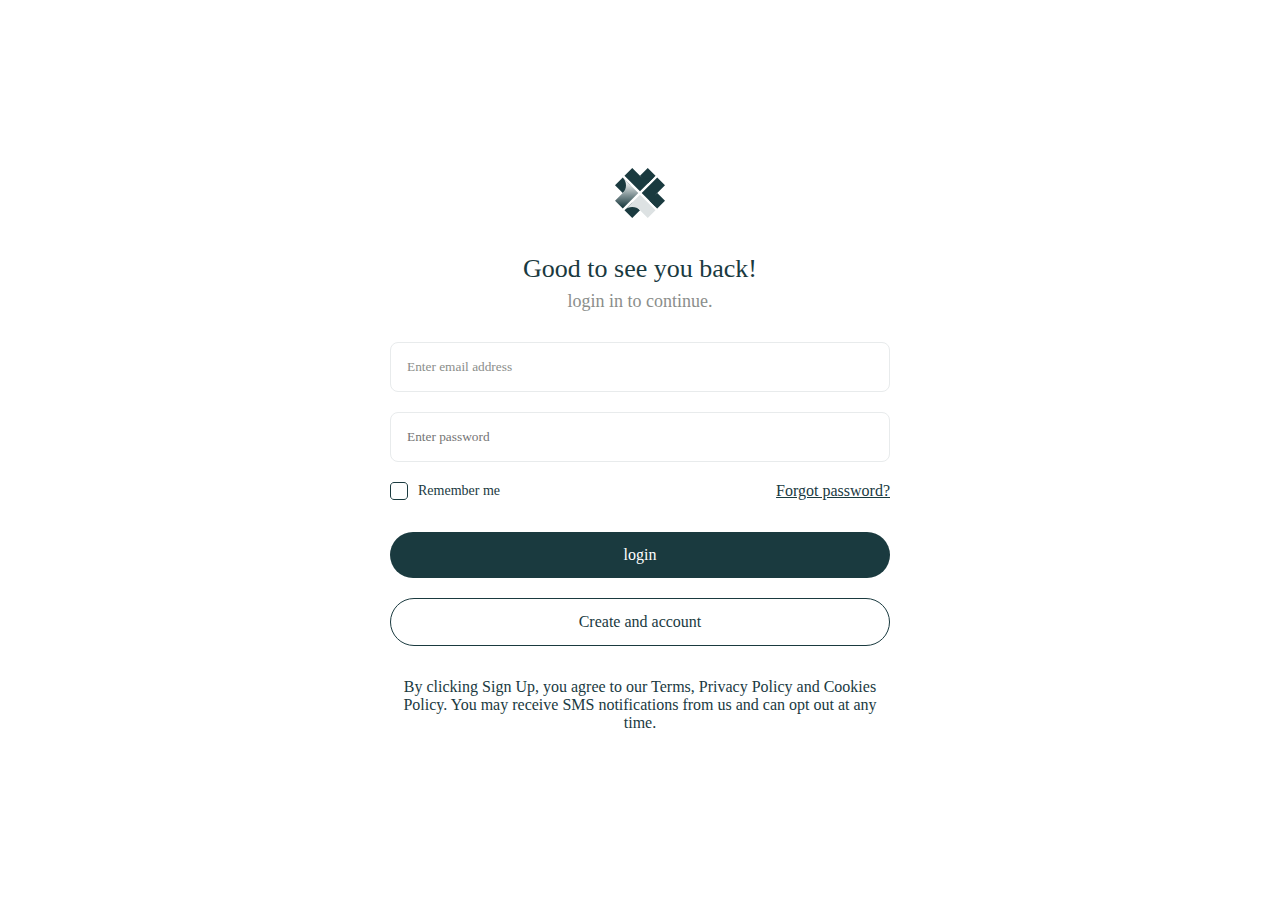
<file: index.html>
<!DOCTYPE html>
<html lang="en">

<head>
    <meta charset="UTF-8">
    <meta name="viewport" content="width=device-width, initial-scale=1.0">
    <link rel="stylesheet" href="style.css">
    <link rel="icon" type="image/x-icon" href="./Assets/logo.svg">
    <title>EP Display - Login</title>
</head>

<body>
    <div class="main-container">
        <div class="inner-conteiner">
            <!-- <h1>hello world</h1> -->

            <div class="container-logo">
                <img src="./Assets/logo.svg" alt="logo">
            </div>

            <div class="inner-con-1">
                <h3>Good to see you back!</h3>
                <p class="inner-para">login in to continue.</p>
            </div>

            <div class="input-fields">
                <input type="text" placeholder="Enter email address" class="text-placeholder">
                <input type="password" placeholder="Enter password" class="last-placeholder">
                <div class="inner-con-2">
                    <div class="check-mark">
                        <img src="./Assets/Check-mark.svg" alt="checkmark">
                        <p>Remember me</p>
                    </div>
                    <p><a href="./forgot-password.html">Forgot password?</a></p>
                </div>
            </div>

            <div class="functional-buttons">
                <a href="./dashboard.html"><button class="primary">login</button></a>
                <a href="./sign-in.html"><button class="secondery">Create and account</button></a>

            </div>

            <div class="last-instructions">
                <p>By clicking Sign Up, you agree to our Terms, Privacy Policy and Cookies Policy. You may receive SMS
                    notifications from us and can opt out at any time.</p>
            </div>
        </div>
    </div>
</body>

</html>
</file>
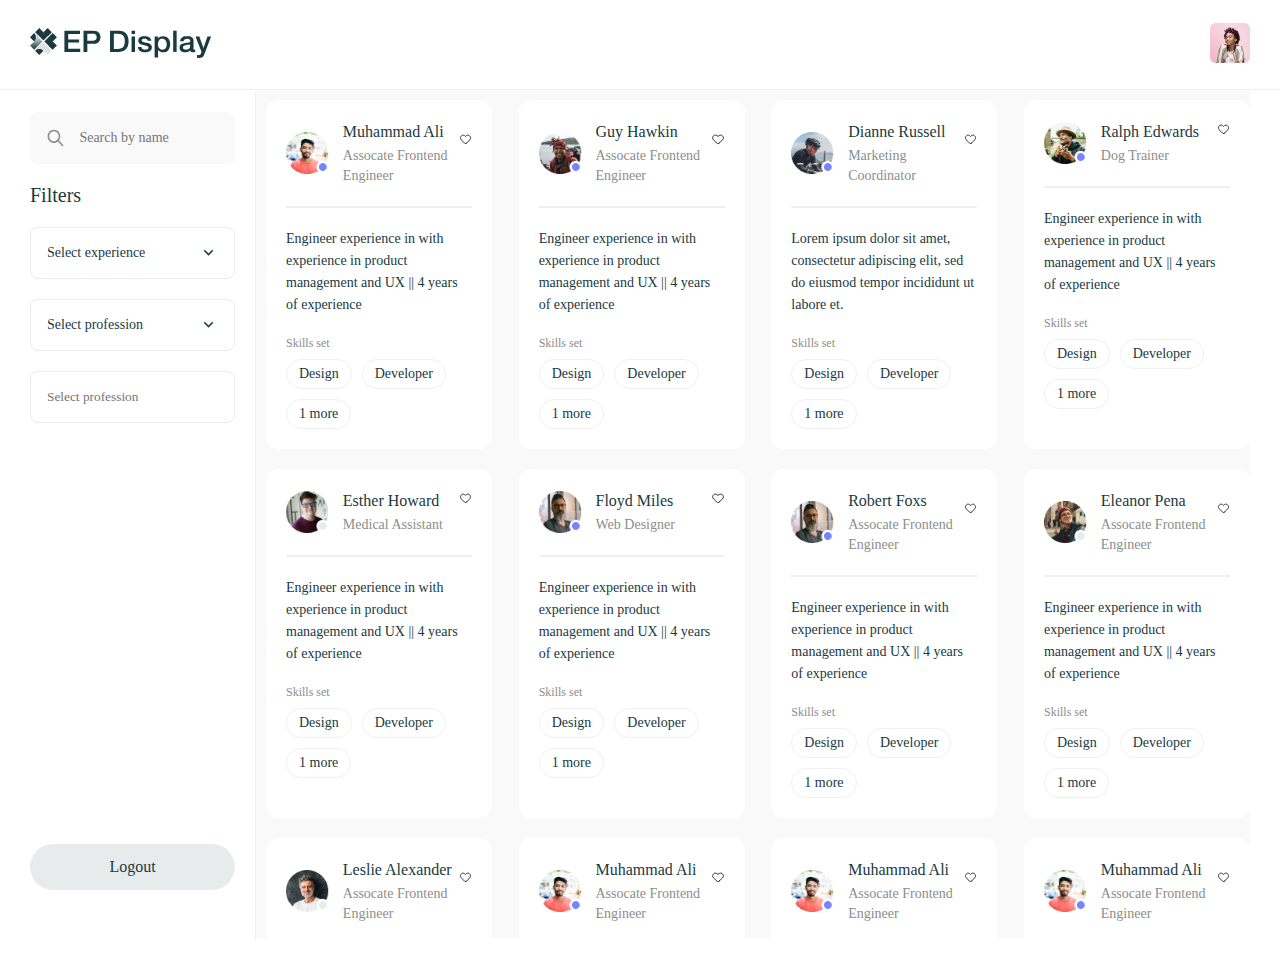
<file: dashboard.html>
<!DOCTYPE html>
<html lang="en">

<head>
    <meta charset="UTF-8">
    <meta name="viewport" content="width=device-width, initial-scale=1.0">
    <link rel="stylesheet" href="./dashboard.css">
    <link rel="icon" type="image/x-icon" href="./Assets/logo.svg">
    <title>Grid System</title>
</head>

<body>
    <header class="header">
        <div class="nav-logo"><img src="./Assets/full-logo.svg" alt="nav-logo"></div>
        <div class="nav-avatar"><img src="./Assets/Avatar.png" alt="nav-avatar"></div>
    </header>
    <!-- <div id="">Left Bar</div> -->
    <div class="left-bar">
        <div class="container-top">
            <div class="search">
                <img src="./Assets/Search icon.svg" alt="search-icon">
                <input type="search" placeholder="Search by name">
            </div>

            <h2 class="container-heading">Filters</h2>

            <div class="dropdown">
                <input type="text" placeholder="Select experience">
                <img src="./Assets/Chevron icon.svg" alt="chevron-icon">
            </div>

            <div class="dropdown">
                <input type="text" placeholder="Select profession">
                <img src="./Assets/Chevron icon.svg" alt="chevron-icon">
            </div>

            <div class="input-field">
                <input type="Enter keywords" placeholder="Select profession">
            </div>
        </div>

        <div>
            <a href="./index.html"><button class="button-logout">Logout</button></a>
        </div>
    </div>

    <div class="grid-container">
        <!-- Row 1 -->
        <div class="grid-item" onclick="location.href='./profile.html'">
            <div class="first-sec">
                <img src="./Assets/Avatar (1).png" alt="Avatar" class="avatar">
                <div class="text">
                    <h3 class="main-heading">Muhammad Ali</h3>
                    <p class="sub-heading">Assocate Frontend Engineer</p>
                </div>
                <img src="./Assets/Heart icon.svg" alt="" class="heart-icon">
            </div>

            <hr>

            <div class="intro-para">
                <p>Engineer experience in with experience in product management and UX || 4 years of experience</p>
            </div>

            <div class="second-sec">
                <h4 class="sec-two-head">Skills set</h4>
                <div class="cont-chip">
                    <div class="chip">Design</div>
                    <div class="chip">Developer</div>
                    <div class="chip">1 more</div>
                </div>
            </div>
        </div>

        <div class="grid-item">
            <div class="first-sec">
                <img src="./Assets/Guy Hawkins avatar.png" alt="Avatar" class="avatar">
                <div class="text">
                    <h3 class="main-heading">Guy Hawkin</h3>
                    <p class="sub-heading">Assocate Frontend Engineer</p>
                </div>
                <img src="./Assets/Heart icon.svg" alt="" class="heart-icon">
            </div>

            <hr>

            <div class="intro-para">
                <p>Engineer experience in with experience in product management and UX || 4 years of experience</p>
            </div>

            <div class="second-sec">
                <h4 class="sec-two-head">Skills set</h4>
                <div class="cont-chip">
                    <div class="chip">Design</div>
                    <div class="chip">Developer</div>
                    <div class="chip">1 more</div>
                </div>
            </div>
        </div>
        <div class="grid-item">
            <div class="first-sec">
                <img src="./Assets/Dianne Russell avatar.png" alt="Avatar" class="avatar">
                <div class="text">
                    <h3 class="main-heading">Dianne Russell</h3>
                    <p class="sub-heading">Marketing Coordinator</p>
                </div>
                <img src="./Assets/Heart icon.svg" alt="" class="heart-icon">
            </div>

            <hr>

            <div class="intro-para">
                <p>Lorem ipsum dolor sit amet, consectetur adipiscing elit, sed do eiusmod tempor incididunt ut labore et.</p>
            </div>

            <div class="second-sec">
                <h4 class="sec-two-head">Skills set</h4>
                <div class="cont-chip">
                    <div class="chip">Design</div>
                    <div class="chip">Developer</div>
                    <div class="chip">1 more</div>
                </div>
            </div>
        </div>
        <div class="grid-item">
            <div class="first-sec">
                <img src="./Assets/Ralph Edwards avatar.png" alt="Avatar" class="avatar">
                <div class="text">
                    <h3 class="main-heading">Ralph Edwards</h3>
                    <p class="sub-heading">Dog Trainer</p>
                </div>
                <img src="./Assets/Heart icon.svg" alt="" class="heart-icon">
            </div>

            <hr>

            <div class="intro-para">
                <p>Engineer experience in with experience in product management and UX || 4 years of experience</p>
            </div>

            <div class="second-sec">
                <h4 class="sec-two-head">Skills set</h4>
                <div class="cont-chip">
                    <div class="chip">Design</div>
                    <div class="chip">Developer</div>
                    <div class="chip">1 more</div>
                </div>
            </div>
        </div>
        <div class="grid-item">
            <div class="first-sec">
                <img src="./Assets/Esther Howard avatar.png" alt="Avatar" class="avatar">
                <div class="text">
                    <h3 class="main-heading">Esther Howard</h3>
                    <p class="sub-heading">Medical Assistant</p>
                </div>
                <img src="./Assets/Heart icon.svg" alt="" class="heart-icon">
            </div>

            <hr>

            <div class="intro-para">
                <p>Engineer experience in with experience in product management and UX || 4 years of experience</p>
            </div>

            <div class="second-sec">
                <h4 class="sec-two-head">Skills set</h4>
                <div class="cont-chip">
                    <div class="chip">Design</div>
                    <div class="chip">Developer</div>
                    <div class="chip">1 more</div>
                </div>
            </div>
        </div>
        <div class="grid-item">
            <div class="first-sec">
                <img src="./Assets/Floyd Miles avatar.png" alt="Avatar" class="avatar">
                <div class="text">
                    <h3 class="main-heading">Floyd Miles</h3>
                    <p class="sub-heading">Web Designer</p>
                </div>
                <img src="./Assets/Heart icon.svg" alt="" class="heart-icon">
            </div>

            <hr>

            <div class="intro-para">
                <p>Engineer experience in with experience in product management and UX || 4 years of experience</p>
            </div>

            <div class="second-sec">
                <h4 class="sec-two-head">Skills set</h4>
                <div class="cont-chip">
                    <div class="chip">Design</div>
                    <div class="chip">Developer</div>
                    <div class="chip">1 more</div>
                </div>
            </div>
        </div>
        <div class="grid-item">
            <div class="first-sec">
                <img src="./Assets/Floyd Miles avatar.png" alt="Avatar" class="avatar">
                <div class="text">
                    <h3 class="main-heading">Robert Foxs</h3>
                    <p class="sub-heading">Assocate Frontend Engineer</p>
                </div>
                <img src="./Assets/Heart icon.svg" alt="" class="heart-icon">
            </div>

            <hr>

            <div class="intro-para">
                <p>Engineer experience in with experience in product management and UX || 4 years of experience</p>
            </div>

            <div class="second-sec">
                <h4 class="sec-two-head">Skills set</h4>
                <div class="cont-chip">
                    <div class="chip">Design</div>
                    <div class="chip">Developer</div>
                    <div class="chip">1 more</div>
                </div>
            </div>
        </div>
        <div class="grid-item">
            <div class="first-sec">
                <img src="./Assets/Eleanor Pena.png" alt="Avatar" class="avatar">
                <div class="text">
                    <h3 class="main-heading">Eleanor Pena</h3>
                    <p class="sub-heading">Assocate Frontend Engineer</p>
                </div>
                <img src="./Assets/Heart icon.svg" alt="" class="heart-icon">
            </div>

            <hr>

            <div class="intro-para">
                <p>Engineer experience in with experience in product management and UX || 4 years of experience</p>
            </div>

            <div class="second-sec">
                <h4 class="sec-two-head">Skills set</h4>
                <div class="cont-chip">
                    <div class="chip">Design</div>
                    <div class="chip">Developer</div>
                    <div class="chip">1 more</div>
                </div>
            </div>
        </div>
        <div class="grid-item">
            <div class="first-sec">
                <img src="./Assets/Leslie Alexander.png" alt="Avatar" class="avatar">
                <div class="text">
                    <h3 class="main-heading">Leslie Alexander</h3>
                    <p class="sub-heading">Assocate Frontend Engineer</p>
                </div>
                <img src="./Assets/Heart icon.svg" alt="" class="heart-icon">
            </div>

            <hr>

            <div class="intro-para">
                <p>Engineer experience in with experience in product management and UX || 4 years of experience</p>
            </div>

            <div class="second-sec">
                <h4 class="sec-two-head">Skills set</h4>
                <div class="cont-chip">
                    <div class="chip">Design</div>
                    <div class="chip">Developer</div>
                    <div class="chip">1 more</div>
                </div>
            </div>
        </div>
        <div class="grid-item">
            <div class="first-sec">
                <img src="./Assets/Avatar (1).png" alt="Avatar" class="avatar">
                <div class="text">
                    <h3 class="main-heading">Muhammad Ali</h3>
                    <p class="sub-heading">Assocate Frontend Engineer</p>
                </div>
                <img src="./Assets/Heart icon.svg" alt="" class="heart-icon">
            </div>

            <hr>

            <div class="intro-para">
                <p>Engineer experience in with experience in product management and UX || 4 years of experience</p>
            </div>

            <div class="second-sec">
                <h4 class="sec-two-head">Skills set</h4>
                <div class="cont-chip">
                    <div class="chip">Design</div>
                    <div class="chip">Developer</div>
                    <div class="chip">1 more</div>
                </div>
            </div>
        </div>
        <div class="grid-item">
            <div class="first-sec">
                <img src="./Assets/Avatar (1).png" alt="Avatar" class="avatar">
                <div class="text">
                    <h3 class="main-heading">Muhammad Ali</h3>
                    <p class="sub-heading">Assocate Frontend Engineer</p>
                </div>
                <img src="./Assets/Heart icon.svg" alt="" class="heart-icon">
            </div>

            <hr>

            <div class="intro-para">
                <p>Engineer experience in with experience in product management and UX || 4 years of experience</p>
            </div>

            <div class="second-sec">
                <h4 class="sec-two-head">Skills set</h4>
                <div class="cont-chip">
                    <div class="chip">Design</div>
                    <div class="chip">Developer</div>
                    <div class="chip">1 more</div>
                </div>
            </div>
        </div>
        <div class="grid-item">
            <div class="first-sec">
                <img src="./Assets/Avatar (1).png" alt="Avatar" class="avatar">
                <div class="text">
                    <h3 class="main-heading">Muhammad Ali</h3>
                    <p class="sub-heading">Assocate Frontend Engineer</p>
                </div>
                <img src="./Assets/Heart icon.svg" alt="" class="heart-icon">
            </div>

            <hr>

            <div class="intro-para">
                <p>Engineer experience in with experience in product management and UX || 4 years of experience</p>
            </div>

            <div class="second-sec">
                <h4 class="sec-two-head">Skills set</h4>
                <div class="cont-chip">
                    <div class="chip">Design</div>
                    <div class="chip">Developer</div>
                    <div class="chip">1 more</div>
                </div>
            </div>
        </div>
        <div class="grid-item">
            <div class="first-sec">
                <img src="./Assets/Avatar (1).png" alt="Avatar" class="avatar">
                <div class="text">
                    <h3 class="main-heading">Muhammad Ali</h3>
                    <p class="sub-heading">Assocate Frontend Engineer</p>
                </div>
                <img src="./Assets/Heart icon.svg" alt="" class="heart-icon">
            </div>

            <hr>

            <div class="intro-para">
                <p>Engineer experience in with experience in product management and UX || 4 years of experience</p>
            </div>

            <div class="second-sec">
                <h4 class="sec-two-head">Skills set</h4>
                <div class="cont-chip">
                    <div class="chip">Design</div>
                    <div class="chip">Developer</div>
                    <div class="chip">1 more</div>
                </div>
            </div>
        </div>
        <div class="grid-item">
            <div class="first-sec">
                <img src="./Assets/Avatar (1).png" alt="Avatar" class="avatar">
                <div class="text">
                    <h3 class="main-heading">Muhammad Ali</h3>
                    <p class="sub-heading">Assocate Frontend Engineer</p>
                </div>
                <img src="./Assets/Heart icon.svg" alt="" class="heart-icon">
            </div>

            <hr>

            <div class="intro-para">
                <p>Engineer experience in with experience in product management and UX || 4 years of experience</p>
            </div>

            <div class="second-sec">
                <h4 class="sec-two-head">Skills set</h4>
                <div class="cont-chip">
                    <div class="chip">Design</div>
                    <div class="chip">Developer</div>
                    <div class="chip">1 more</div>
                </div>
            </div>
        </div>
        <div class="grid-item">
            <div class="first-sec">
                <img src="./Assets/Avatar (1).png" alt="Avatar" class="avatar">
                <div class="text">
                    <h3 class="main-heading">Muhammad Ali</h3>
                    <p class="sub-heading">Assocate Frontend Engineer</p>
                </div>
                <img src="./Assets/Heart icon.svg" alt="" class="heart-icon">
            </div>

            <hr>

            <div class="intro-para">
                <p>Engineer experience in with experience in product management and UX || 4 years of experience</p>
            </div>

            <div class="second-sec">
                <h4 class="sec-two-head">Skills set</h4>
                <div class="cont-chip">
                    <div class="chip">Design</div>
                    <div class="chip">Developer</div>
                    <div class="chip">1 more</div>
                </div>
            </div>
        </div>
        <div class="grid-item">
            <div class="first-sec">
                <img src="./Assets/Avatar (1).png" alt="Avatar" class="avatar">
                <div class="text">
                    <h3 class="main-heading">Muhammad Ali</h3>
                    <p class="sub-heading">Assocate Frontend Engineer</p>
                </div>
                <img src="./Assets/Heart icon.svg" alt="" class="heart-icon">
            </div>

            <hr>

            <div class="intro-para">
                <p>Engineer experience in with experience in product management and UX || 4 years of experience</p>
            </div>

            <div class="second-sec">
                <h4 class="sec-two-head">Skills set</h4>
                <div class="cont-chip">
                    <div class="chip">Design</div>
                    <div class="chip">Developer</div>
                    <div class="chip">1 more</div>
                </div>
            </div>
        </div>
        <div class="grid-item">
            <div class="first-sec">
                <img src="./Assets/Avatar (1).png" alt="Avatar" class="avatar">
                <div class="text">
                    <h3 class="main-heading">Muhammad Ali</h3>
                    <p class="sub-heading">Assocate Frontend Engineer</p>
                </div>
                <img src="./Assets/Heart icon.svg" alt="" class="heart-icon">
            </div>

            <hr>

            <div class="intro-para">
                <p>Engineer experience in with experience in product management and UX || 4 years of experience</p>
            </div>

            <div class="second-sec">
                <h4 class="sec-two-head">Skills set</h4>
                <div class="cont-chip">
                    <div class="chip">Design</div>
                    <div class="chip">Developer</div>
                    <div class="chip">1 more</div>
                </div>
            </div>
        </div>
    </div>
</body>

</html>
</file>
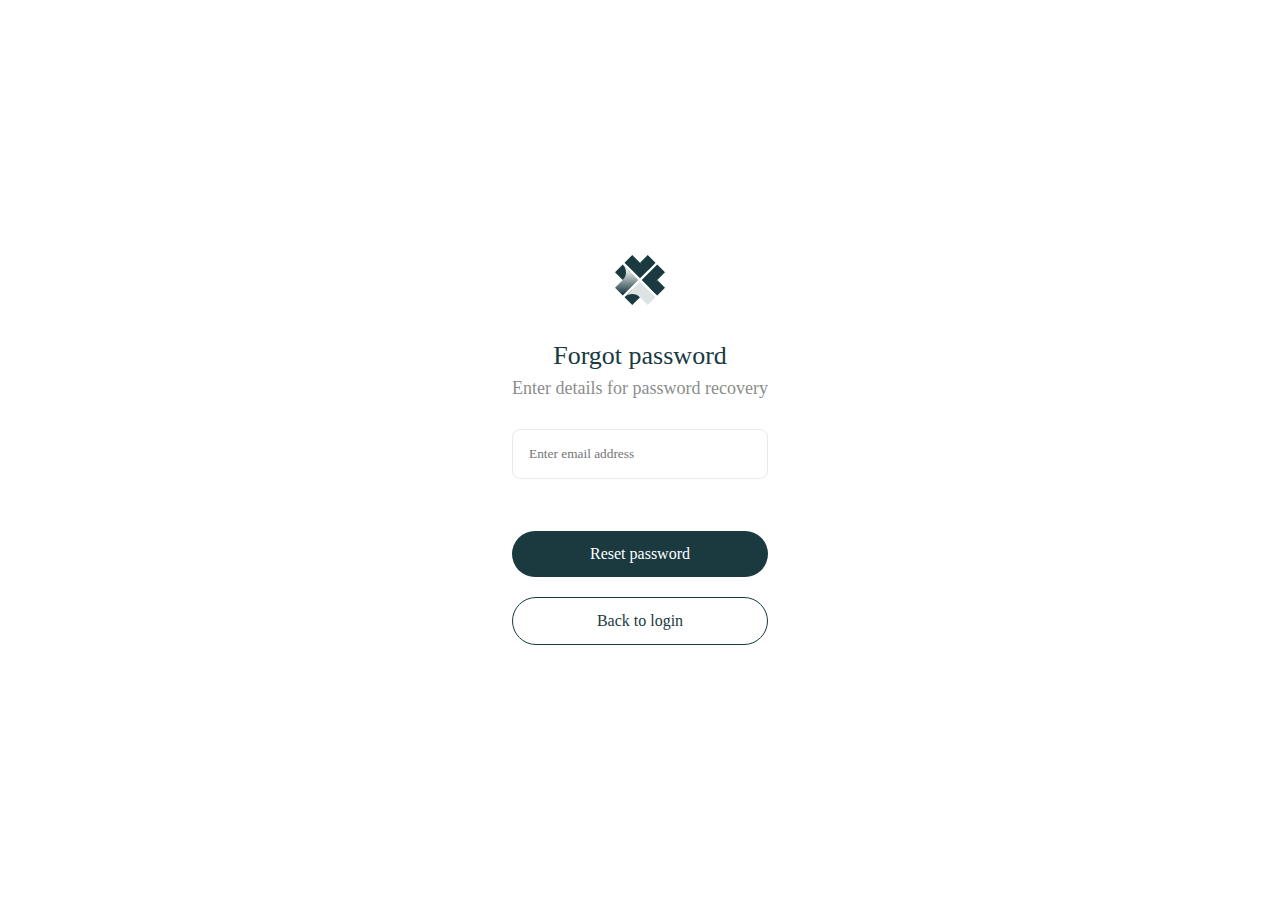
<file: forgot-password.html>
<!DOCTYPE html>
<html lang="en">
<head>
    <meta charset="UTF-8">
    <meta name="viewport" content="width=device-width, initial-scale=1.0">
    <link rel="icon" type="image/x-icon" href="./Assets/logo.svg">
    <link rel="stylesheet" href="./style.css">
    <title>EP Display - Forgot password.</title>
</head>
<body>
    
    <div class="main-container">
        <div class="inner-conteiner">
            <div class="container-logo">
                <img src="./Assets/logo.svg" alt="logo">
            </div>

            <div class="inner-con-1">
                <h3>Forgot password</h3>
                <p>Enter details for password recovery</p>
            </div>

            <div class="input-fields">
                <input type="text" placeholder="Enter email address" class="last-placeholder">
            </div>

            <div class="functional-buttons">
                <a href="./index.html"><button class="primary">Reset password</button></a>
                <a href="./index.html"><button class="secondery">Back to login</button></a>

            </div>
        </div>
    </div>

</body>
</html>
</file>
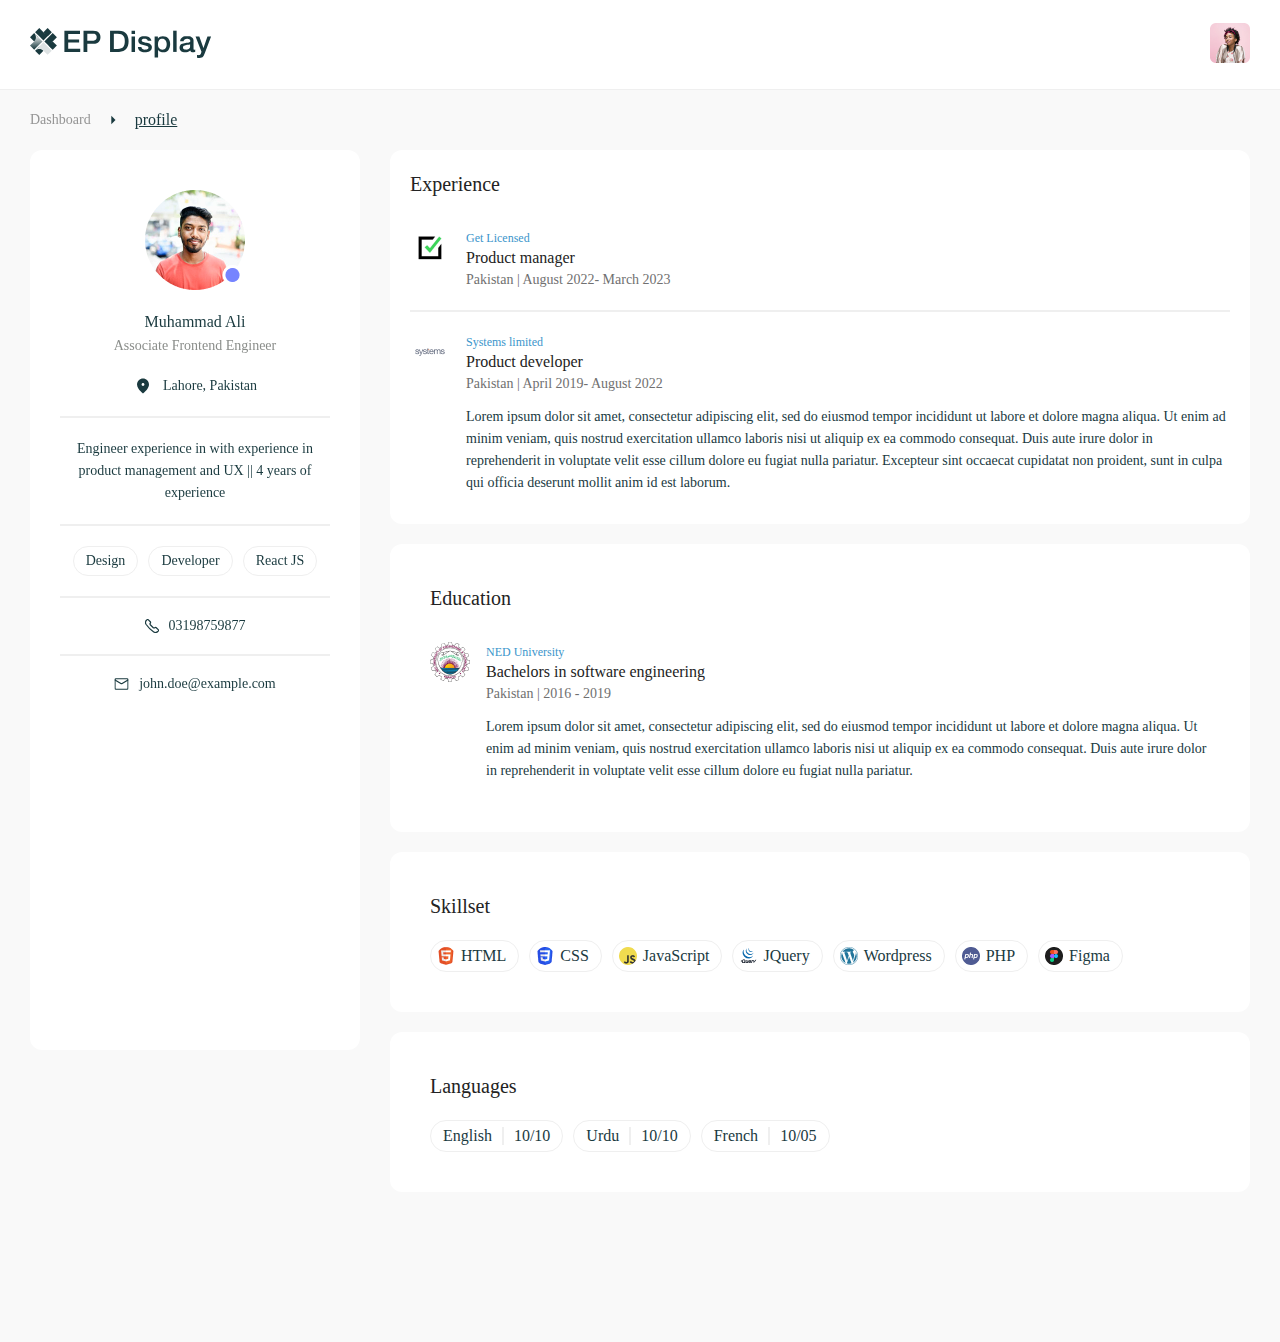
<file: profile.html>
<!DOCTYPE html>
<html lang="en">

<head>
    <meta charset="UTF-8">
    <meta name="viewport" content="width=device-width, initial-scale=1.0">
    <link rel="stylesheet" href="./profile.css">
    <link rel="icon" type="image/x-icon" href="./Assets/logo.svg">
    <title>EP Display - Profile</title>
</head>

<body>
    <header class="header">
        <div class="nav-logo"><img src="./Assets/full-logo.svg" alt="nav-logo"></div>
        <div class="nav-avatar"><img src="./Assets/Avatar.png" alt="nav-avatar"></div>
    </header>

    <div class="breadcrumbs">
        <span class="in-active-bread"><a href="./dashboard.html">Dashboard</a></span>
        <img src="./Assets/Right-breadcrumbs.svg" alt="Right arrow">
        <span><a href="#">profile</a></span>
    </div>

    <div class="main-container">
        <div class="left-container">
            <img src="./Assets/Profile-avatar.png" alt="Avatar" class="profile-avatar">
            <div class="person-info">
                <p3 class="heading">Muhammad Ali</p3>
                <p class="sub-heading">Associate Frontend Engineer</p>
            </div>
            <div class="location">
                <img src="./Assets/map.svg" alt="map" class="map-image">
                <span>Lahore, Pakistan</span>
            </div>
            <hr class="seperator">
            <p class="para">Engineer experience in with experience in product management and UX || 4 years of experience
            </p>
            <hr class="seperator">
            <div class="cont-chip">
                <div class="chip">Design</div>
                <div class="chip">Developer</div>
                <div class="chip">React JS</div>
            </div>
            <hr class="seperator">
            <div class="contact">
                <img src="./Assets/phone.svg" alt="phone">
                <span>03198759877</span>
            </div>
            <hr class="seperator">
            <div class="contact">
                <img src="./Assets/mail.svg" alt="mail">
                <span>john.doe@example.com</span>
            </div>
        </div>

        <div class="right-container">
            <div class="inner-1">
                <div class="container-heading">Experience</div>
                <ul>
                    <li class="list">
                        <img src="./Assets/get-licensed.png" alt="get-licensed" class="list-img">
                        <div class="content">
                            <span class="overline">Get Licensed</span>
                            <h3 class="headline ">Product manager</h3>
                            <p class="supportive-text">Pakistan | August 2022- March 2023 </p>
                        </div>
                    </li>
                    <hr class="list-sep">
                    <li class="list">
                        <img src="./Assets/systems-logo.png" alt="systems-logo" class="list-img">
                        <div class="content">
                            <span class="overline">Systems limited</span>
                            <h3 class="headline ">Product developer</h3>
                            <p class="second-list-supportive">Pakistan | April 2019- August 2022 </p>
                            <p class="description">Lorem ipsum dolor sit amet, consectetur adipiscing elit, sed do
                                eiusmod tempor incididunt ut labore et dolore magna aliqua. Ut enim ad minim veniam,
                                quis nostrud exercitation ullamco laboris nisi ut aliquip ex ea commodo consequat. Duis
                                aute irure dolor in reprehenderit in voluptate velit esse cillum dolore eu fugiat nulla
                                pariatur. Excepteur sint occaecat cupidatat non proident, sunt in culpa qui officia
                                deserunt mollit anim id est laborum.</p>
                        </div>
                    </li>
                </ul>
            </div>

            <div class="inner-1">
                <div class="inner-1">
                    <div class="container-heading">Education</div>
                    <ul>
                        <li class="list">
                            <img src="./Assets/ned-logo.png" alt="systems-logo" class="list-img">
                            <div class="content">
                                <span class="overline">NED University</span>
                                <h3 class="headline ">Bachelors in software engineering</h3>
                                <p class="second-list-supportive">Pakistan | 2016 - 2019</p>
                                <p class="description">Lorem ipsum dolor sit amet, consectetur adipiscing elit, sed do
                                    eiusmod tempor incididunt ut labore et dolore magna aliqua. Ut enim ad minim veniam,
                                    quis nostrud exercitation ullamco laboris nisi ut aliquip ex ea commodo consequat.
                                    Duis aute irure dolor in reprehenderit in voluptate velit esse cillum dolore eu
                                    fugiat nulla pariatur.</p>
                            </div>
                        </li>
                    </ul>
                </div>
            </div>

            <div class="inner-1">
                <div class="inner-1">
                    <div class="container-heading">Skillset</div>
                    <div class="cont-chip">
                        <div class="skill-set-chip">
                            <img src="./skillset-logos/HTML.png" alt="HTML-logo">
                            <span>HTML</span>
                        </div>
                        <div class="skill-set-chip">
                            <img src="./skillset-logos/CSS.png" alt="CSS">
                            <span>CSS</span>
                        </div>
                        <div class="skill-set-chip">
                            <img src="./skillset-logos/JS.png" alt="JavaScript">
                            <span>JavaScript</span>
                        </div>
                        <div class="skill-set-chip">
                            <img src="./skillset-logos/jquery.png" alt="JQuery">
                            <span>JQuery</span>
                        </div>
                        <div class="skill-set-chip">
                            <img src="./skillset-logos/Wordpress.png" alt="Wordpress">
                            <span>Wordpress</span>
                        </div>
                        <div class="skill-set-chip">
                            <img src="./skillset-logos/php.png" alt="PHP">
                            <span>PHP</span>
                        </div>
                        <div class="skill-set-chip">
                            <img src="./skillset-logos/Figma.png" alt="Figma">
                            <span>Figma</span>
                        </div>
                    </div>
                </div>
            </div>

            <div class="inner-1">
                <div class="inner-1">
                    <div class="container-heading">Languages</div>
                    <div class="cont-chip">
                        <div class="lang-sec-chip">
                            <span>English</span>
                            <hr>
                            <span>10/10</span>
                        </div>
                        <div class="lang-sec-chip">
                            <span>Urdu</span>
                            <hr>
                            <span>10/10</span>
                        </div>
                        <div class="lang-sec-chip">
                            <span>French</span>
                            <hr>
                            <span>10/05</span>
                        </div>
                    </div>
                </div>
            </div>
        </div>
    </div>
</body>

</html>
</file>
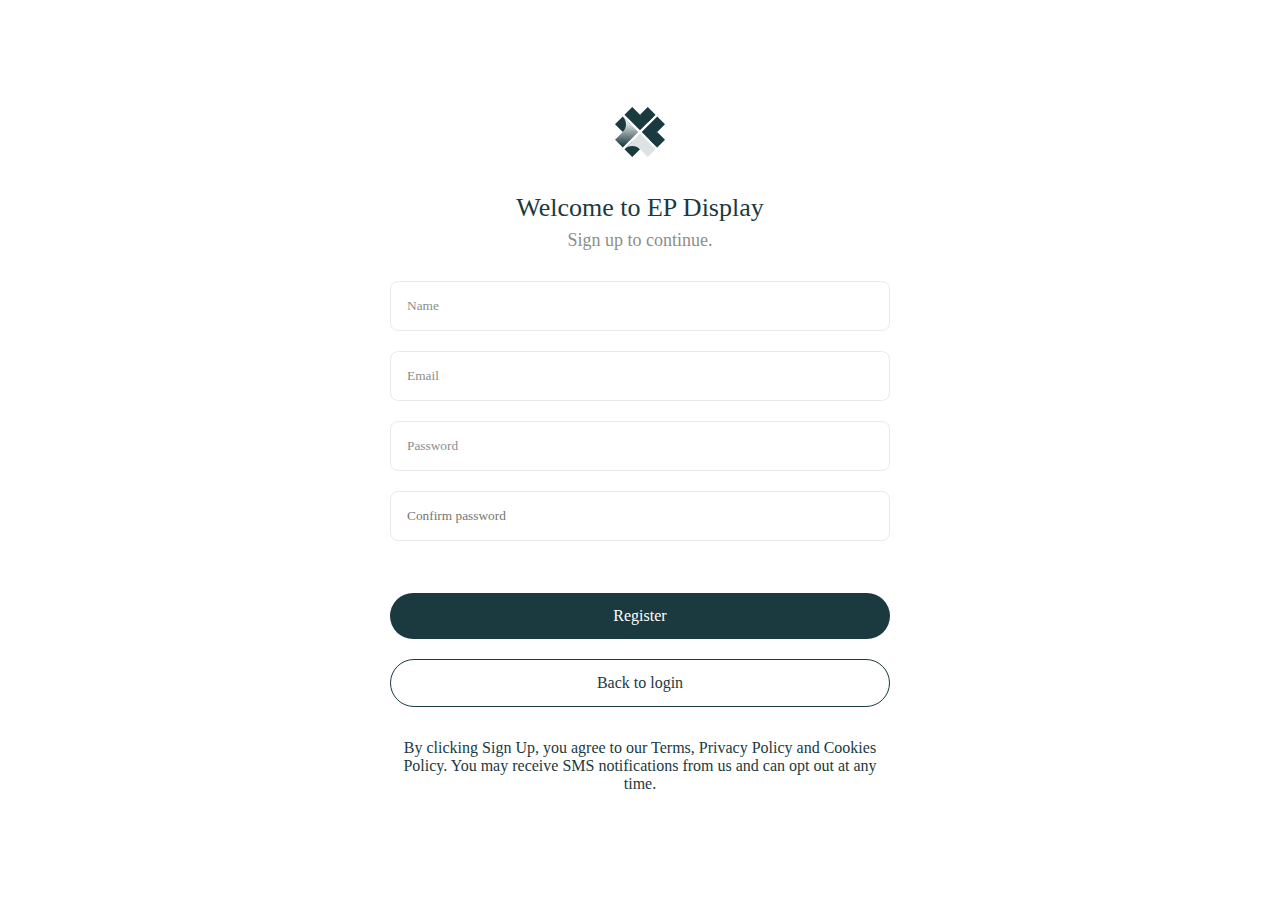
<file: sign-in.html>
<!DOCTYPE html>
<html lang="en">
<head>
    <meta charset="UTF-8">
    <meta name="viewport" content="width=device-width, initial-scale=1.0">
    <link rel="stylesheet" href="./style.css">
    <link rel="icon" type="image/x-icon" href="./Assets/logo.svg">
    <title>EP Display - Sign up.</title>
</head>
<body>

    <div class="main-container">
        <div class="inner-conteiner">
            <!-- <h1>hello world</h1> -->

            <div class="container-logo">
                <img src="./Assets/logo.svg" alt="logo">
            </div>

            <div class="inner-con-1">
                <h3>Welcome to EP Display</h3>
                <p>Sign up to continue.</p>
            </div>

            <div class="input-fields">
                <input type="text" placeholder="Name" class="text-placeholder">
                <input type="text" placeholder="Email" class="text-placeholder">
                <input type="password" placeholder="Password" class="text-placeholder">
                <input type="password" placeholder="Confirm password" class="last-placeholder">
            </div>

            <div class="functional-buttons">
                <a href="./dashboard.html"><button class="primary">Register</button></a>
                <a href="./index.html"><button class="secondery">Back to login</button></a>
            </div>

            <div class="last-instructions">
                <p>By clicking Sign Up, you agree to our Terms, Privacy Policy and Cookies Policy. You may receive SMS
                    notifications from us and can opt out at any time.</p>
            </div>
        </div>
    </div>

</body>
</html>
</file>
<file: style.css>
* {
    padding: 0;
    margin: 0;
    font-family: "Helvetica Neue";
    color: #1A3A3F;
    box-sizing: border-box;
}

.main-container {
    display: flex;
    align-items: center;
    justify-content: center;
    height: 100vh;
    flex-direction: column;
}

.inner-conteiner {
    display: flex;
    flex-direction: column;
    max-width: 500px;
    margin: 0px 20px;
    gap: 32px;
    align-items: center;
    text-align: center;
}

.inner-con-1 {
    display: flex;
    flex-direction: column;
    align-items: center;
    gap: 8px;
}

.inner-para {
    color: #8B8E8B;
    font-size: 18px;
    font-style: normal;
    font-weight: 400;
    line-height: normal;
}

.inner-con-1 h3 {
    font-size: 26px;
    font-style: normal;
    font-weight: 500;
    line-height: normal;
}

.inner-con-1 p {
    color: #8B8E8B;
    font-size: 18px;
    font-style: normal;
    font-weight: 400;
    line-height: normal;
}

.input-fields {
    width: 100%;
}

.text-placeholder {
    padding: 16px;
    border-radius: 8px;
    border: 1px solid #E8EBEC;
    background: #FFF;
    width: 100%;
    margin-bottom: 20px;
}

.last-placeholder{
    margin-bottom: 14px;
    padding: 16px;
    border-radius: 8px;
    border: 1px solid #E8EBEC;
    background: #FFF;
    width: 100%;
    margin-bottom: 20px;
}

.text-placeholder::placeholder{
    color: #8B8E8B;
}

.password-placeholder::placeholder{
    color: #8B8E8B;
}

.password-placeholder {
    display: flex;
    padding: 16px;
    border-radius: 8px;
    border: 1px solid #E8EBEC;
    background: #FFF;
    width: 468px;
    margin-bottom: 14px;
    color: #8B8E8B;
}

.inner-con-2 {
    display: flex;
    width: 100%;
    justify-content: space-between;
}

.check-mark {
    display: flex;
    gap: 10px;
}

.check-mark p {
    color: #1A3A3F;
    font-size: 14px;
    font-style: normal;
    font-weight: 400;
    line-height: 18px;
}

.main-container p {
    font-style: normal;
    font-weight: 400;
    line-height: 18px;
}

.functional-buttons {
    width: 100%;
}

.functional-buttons a {
    text-decoration: none;
}

.primary {
    display: flex;
    padding: 12px 22px;
    justify-content: center;
    align-items: center;
    align-self: stretch;
    border-radius: 120px;
    background: #1A3A3F;
    color: white;
    border: none;
    width: 100%;
    margin-bottom: 20px;
    font-size: 16px;
    font-style: normal;
    font-weight: 500;
    line-height: 22px;
}

.primary a {
    color: white;
    text-decoration: none;
}

.primary:hover {
    background-color: #172f33;
    cursor: pointer;
}

.secondery {
    display: flex;
    padding: 12px 22px;
    justify-content: center;
    align-items: center;
    gap: 8px;
    align-self: stretch;
    border-radius: 120px;
    border: 1px solid #1A3A3F;
    background-color: white;
    width: 100%;
    font-size: 16px;
    font-style: normal;
    font-weight: 500;
    line-height: 22px;
}

.secondery:hover {
    background-color: #1a3a3f15;
    cursor: pointer;
}

.secondery a {
    text-decoration: none;
}

.last-instructions {
    color: #1A3A3F;
    font-family: "Helvetica Neue";
    font-size: 16px;
    font-style: normal;
    font-weight: 400;
    line-height: 22px;
    /* text-decoration-line: underline; */
    text-align: center;
}
</file>
<file: dashboard.css>
* {
    margin: 0;
    padding: 0;
    overflow: hidden;
    font-family: "Helvetica Neue";
    color: #1A3A3F;
    /* background-color: lightgrey; */
    box-sizing: border-box;
}

.header {
    height: 90px;
    width: 100%;
    margin: 0px;
    position: absolute;
    top: 0;
    left: 0;
    z-index: 1;
    display: flex;
    align-items: center;
    padding: 0px 30px;
    justify-content: space-between;
    border-bottom: 1px solid #EFEFEF;
    background: #FFF;
}

.nav-avatar img {
    width: 40px;
    height: 40px;
}

/* left menu */

.left-bar {
    width: 256px;
    height: calc(100% - 52px);
    background-color: white;
    margin: 92px 0 0 0px;
    position: absolute;
    top: 0;
    left: 0;
    z-index: 1;
    border-right: 1px solid #EFEFEF;
    padding: 20px 20px 50px 30px;
    display: flex;
    flex-direction: column;
    overflow-y: auto;
    flex-grow: 1;
    justify-content: space-between;
}

.search {
    display: flex;
    padding: 0px 16px;
    height: 52px;
    align-items: center;
    gap: 14px;
    border-radius: 8px;
    background: #F9F9F9;
    width: 100%;
    margin-bottom: 1.25rem;
    border: none;
}

.search input {
    border: none;
    background-color: transparent;
    width: 100%;
}

.search input::placeholder {
    font-size: 14px;
    font-style: normal;
    font-weight: 400;
    line-height: 20px;
    border: transparent;
}

.container-heading {
    font-size: 1.25rem;
    font-style: normal;
    font-weight: 500;
    line-height: normal;
    margin-bottom: 1.25rem;
}

.dropdown {
    display: flex;
    padding: 0px 16px;
    height: 52px;
    align-items: center;
    gap: 14px;
    border-radius: 8px;
    width: 100%;
    margin-bottom: 1.25rem;
    border: 1px solid #E8EBEC;
}

.dropdown input {
    border: none;
    background-color: transparent;
    width: 100%;
    border-radius: 0.5rem;
}

.dropdown input::placeholder {
    color: #1A3A3F;
    font-family: "Helvetica Neue";
    font-size: 14px;
    font-style: normal;
    font-weight: 400;
    line-height: 20px;
}

.input-field {
    display: flex;
    padding: 0px 16px;
    height: 52px;
    align-items: center;
    gap: 14px;
    border-radius: 8px;
    width: 100%;
    margin-bottom: 1.25rem;
    border: 1px solid #E8EBEC;
}

.input-field input {
    border: none;
    background-color: transparent;
    width: 100%;
    border-radius: 0.5rem;
}

.input input::placeholder {
    color: #8B8E8B;
    font-family: "Helvetica Neue";
    font-size: 14px;
    font-style: normal;
    font-weight: 400;
    line-height: 20px;
}

.button-logout {
    text-align: center;
    padding: 12px 22px;
    gap: 8px;
    border-radius: 30px;
    background: #E8EBEC;
    width: 100%;
    font-size: 16px;
    font-style: normal;
    font-weight: 500;
    line-height: 22px;
    border: none;
}

.grid-container {
    display: flex;
    flex-wrap: wrap;
    justify-content: space-between;
    row-gap: 20px;
    margin: 90px 30px 20px 256px;
    padding: 10px 0px 0px 10px;
    background-color: #F9F9F9;
    height: calc(100vh - 52px);
    overflow-y: auto;
}

.grid-item {
    width: calc(25% - 20px);
    background-color: white;
    box-sizing: border-box;
    padding: 20px;
    border-radius: 12px;
}

.grid-item:hover {
    border-radius: 12px;
    outline: 1px solid var(--Light-grey, #EFEFEF);
    background: var(--White, #FFF); 
    cursor: pointer;
}

/* Boxes */

.first-sec {
    display: flex;
    align-items: center;
    margin-bottom: 20px;
}

.avatar {
    margin-right: 14px;
}

.text {
    width: 80%;
    display: flex;
    flex-direction: column;
    align-items: flex-start;
    gap: 2px;
}

.main-heading {
    font-family: "Helvetica Neue";
    font-size: 16px;
    font-style: normal;
    font-weight: 500;
    line-height: 24px;
}

.sub-heading {
    color: #8B8E8B;
    font-size: 14px;
    font-style: normal;
    font-weight: 400;
    line-height: 20px;
}

.grid-item hr {
    border: 1px solid #EFEFEF;
    margin-bottom: 20px;
}

.intro-para p {
    font-size: 14px;
    font-style: normal;
    font-weight: 400;
    line-height: 22px;
    margin-bottom: 20px;
}

.sec-two-head {
    color: #8B8E8B;
    font-size: 12px;
    font-style: normal;
    font-weight: 400;
    line-height: normal;
    margin-bottom: 8px;
}

.cont-chip {
    display: flex;
    flex-wrap: wrap;
    gap: 10px;
}

.chip {
    padding: 6px 12px;
    text-align: center;
    border-radius: 30px;
    border: 1px solid #EFEFEF;
    font-size: 14px;
    font-style: normal;
    font-weight: 400;
    line-height: normal;
}
</file>
<file: profile.css>
* {
    margin: 0;
    padding: 0;
    font-family: "Helvetica Neue";
    color: #1A3A3F;
    box-sizing: border-box;
}

body {
    background: #F9F9F9;
}

.header {
    height: 90px;
    width: calc(100% - 0px);
    margin: 0px;
    position: absolute;
    top: 0;
    left: 0;
    z-index: 1;
    display: flex;
    align-items: center;
    padding: 0px 30px;
    justify-content: space-between;
    align-items: center;
    border-bottom: 1px solid #EFEFEF;
    background: #FFF;
    position: fixed;
    overflow-x: hidden;
    top: 0;
}

.nav-avatar img {
    width: 40px;
    height: 40px;
}

/* breadcrumbs */

.breadcrumbs {
    display: flex;
    width: 100%;
    padding: 20px 30px;
    align-items: center;
    gap: 12px;
    top: 90px;
    overflow: hidden;
    position: fixed;
    text-decoration: none;
}

.in-active-bread a{
    color: #959595;
    font-size: 14px;
    font-style: normal;
    font-weight: 400;
    line-height: 20px;
    text-decoration: none;
}

/* Main container */

.main-container {
    margin: 150px 30px;
    display: flex;
    flex-direction: row;
    align-items: start;
    gap: 20px;
    overflow-x:auto;
}

.left-container {
    display: flex;
    align-items: center;
    flex-direction: column;
    width: 330px;
    background-color: white;
    border-radius: 12px;
    padding: 40px 30px 30px 30px;
    gap: 20px;
    min-height:100%;
    position:fixed;
    overflow-x:hidden;
}

.profile-avatar {
    width: 100px;
    height: 100px;
    flex-shrink: 0;
}

.person-info {
    display: flex;
    flex-direction: column;
    align-items: center;
    gap: 2px;
}

.sub-heading {
    color: #8B8E8B;
    font-size: 14px;
    font-style: normal;
    font-weight: 400;
    line-height: 20px;
}

.heading {
    color: #1A3A3F;
    font-size: 16px;
    font-style: normal;
    font-weight: 500;
    line-height: 24px;
}

.location {
    display: flex;
    align-items: center;
    gap: 10px;
    font-size: 14px;
}

.map-image {
    width: 20px;
    height: 20px;
    flex-shrink: 0;
}

.seperator {
    width: 100%;
    height: 1px;
    border: 1px solid #EFEFEF;
}

.para {
    color: #1A3A3F;
    text-align: center;
    font-size: 14px;
    font-style: normal;
    font-weight: 400;
    line-height: 22px;
}

.cont-chip {
    display: flex;
    flex-wrap: wrap;
    gap: 10px;
}

.chip {
    padding: 6px 12px;
    text-align: center;
    border-radius: 30px;
    border: 1px solid #EFEFEF;
    font-size: 14px;
    font-style: normal;
    font-weight: 400;
    line-height: normal;
}

.contact {
    display: flex;
    align-items: center;
    font-size: 14px;
    gap: 10px;
}

/* Right container  */

.right-container {
    width: calc(100% - 360px);
    display: flex;
    flex-direction: column;
    gap: 20px;
    margin-left: 360px;
    flex: 1;
    overflow-y: auto;
}

.inner-1 {
    background-color: white;
    width: 100%;
    padding: 20px;
    border-radius: 12px;
}

.container-heading {
    color: #232323;
    font-size: 20px;
    font-style: normal;
    font-weight: 500;
    line-height: 28px;
    margin-bottom: 20px;
}

.list {
    display: flex;
    padding: 10px 0px;
}

.content {
    width: 100%;
}

.list-img {
    width: 40px;
    margin-right: 16px;
    height: 40px;
}

.overline {
    color: #3B95CB;
    font-size: 12px;
    font-style: normal;
    font-weight: 400;
    line-height: 16px;
}

.headline {
    color: #232323;
    font-size: 16px;
    font-style: normal;
    font-weight: 500;
    line-height: 24px;
}

.supportive-text {
    color: #707070;
    font-size: 14px;
    font-style: normal;
    font-weight: 300;
    line-height: 20px;
}

.list-sep {
    width: 100%;
    height: 1px;
    border: 1px solid #EFEFEF;
    margin: 10px 0px;
}

.second-list-supportive {
    margin-bottom: 12px;
    color: #707070;
    font-size: 14px;
    font-style: normal;
    font-weight: 300;
    line-height: 20px;
}

.description {
    color: #1A3A3F;
    font-size: 14px;
    font-style: normal;
    font-weight: 400;
    line-height: 22px;
}

.skill-set-chip {
    padding: 6px 12px 6px 6px;
    border: 1px solid #EFEFEF;
    display: flex;
    align-items: center;
    gap: 6px;
    border-radius: 30px;
}

.lang-sec-chip {
    display: flex;
    padding: 6px 12px;
    gap: 10px;
    border: 1px solid #EFEFEF;
    border-radius: 30px;
}

.lang-sec-chip hr{
    border: 1px solid #EFEFEF;
}
</file>
